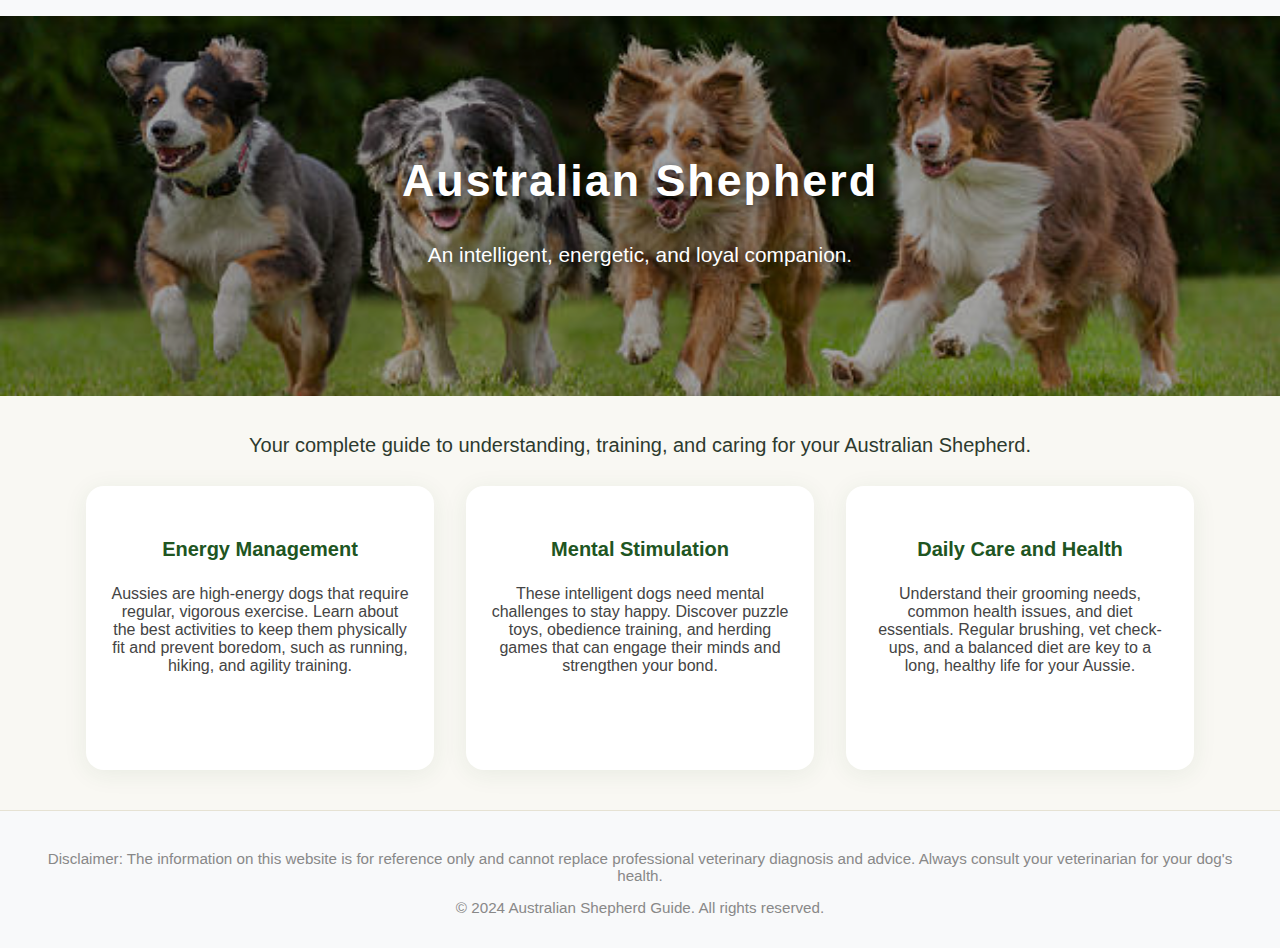
<file: index.html>
<!DOCTYPE html>
<html lang="en">
<head>
  <meta charset="UTF-8">
  <title>Australian Shepherd Guide</title>
  <meta name="viewport" content="width=device-width, initial-scale=1.0">
  <link rel="stylesheet" href="assets/style.css">
  <!-- Google tag (gtag.js) -->
  <script async src="https://www.googletagmanager.com/gtag/js?id=G-DFJHQ81C38"></script>
  <script>
    window.dataLayer = window.dataLayer || [];
    function gtag(){dataLayer.push(arguments);}
    gtag('js', new Date());

    gtag('config', 'G-DFJHQ81C38');
  </script>
</head>
<body>
  <nav class="navbar">
    <!-- <div class="container">
      <span class="logo">Bengal Cat Feeding Guide</span>
      <ul class="nav-links">
        <li><a href="index.html">Home</a></li>
        <li><a href="nutrition.html">Nutrition 101</a></li>
        <li><a href="feeding-guides.html">Feeding Guides</a></li>
        <li><a href="food-types.html">Food Types</a></li>
        <li><a href="health-diet.html">Health & Diet</a></li>
        <li><a href="tools.html">Tools & Resources</a></li>
        <li><a href="about.html">About</a></li>
      </ul>
    </div> -->
  </nav>
  <header class="hero">
    <h1>Australian Shepherd</h1>
    <p>An intelligent, energetic, and loyal companion.</p>
  </header>
  <section class="intro">
    Your complete guide to understanding, training, and caring for your Australian Shepherd.
  </section>
  <section class="cards">
    <a href="energy-management.html" class="card">
      <h3>Energy Management</h3>
      <p>Aussies are high-energy dogs that require regular, vigorous exercise. Learn about the best activities to keep them physically fit and prevent boredom, such as running, hiking, and agility training.</p>
    </a>
    <a href="mental-stimulation.html" class="card">
      <h3>Mental Stimulation</h3>
      <p>These intelligent dogs need mental challenges to stay happy. Discover puzzle toys, obedience training, and herding games that can engage their minds and strengthen your bond.</p>
    </a>
    <a href="daily-care.html" class="card">
      <h3>Daily Care and Health</h3>
      <p>Understand their grooming needs, common health issues, and diet essentials. Regular brushing, vet check-ups, and a balanced diet are key to a long, healthy life for your Aussie.</p>
    </a>
  </section>
  <footer>
    <div class="container">
      <p>Disclaimer: The information on this website is for reference only and cannot replace professional veterinary diagnosis and advice. Always consult your veterinarian for your dog's health.</p>
      <p>&copy; 2024 Australian Shepherd Guide. All rights reserved.</p>
    </div>
  </footer>
</body>
</html>
</file>
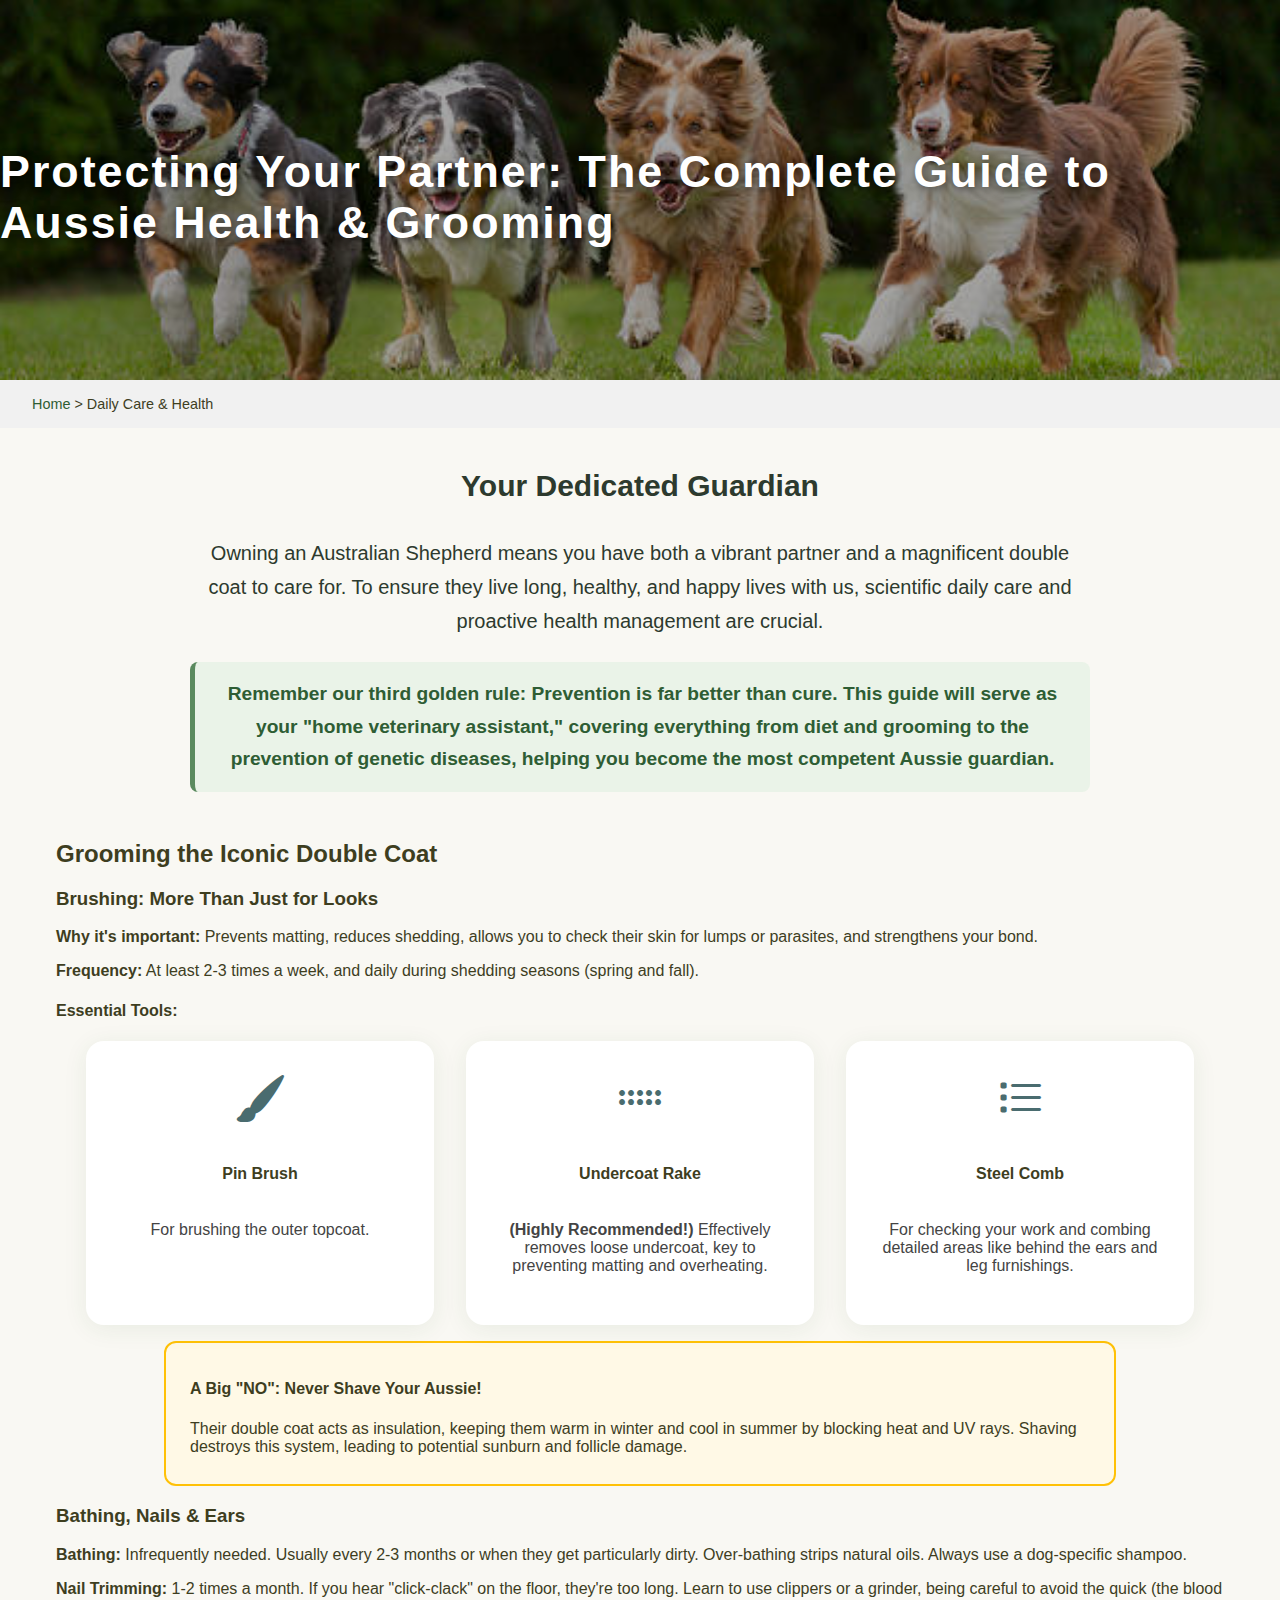
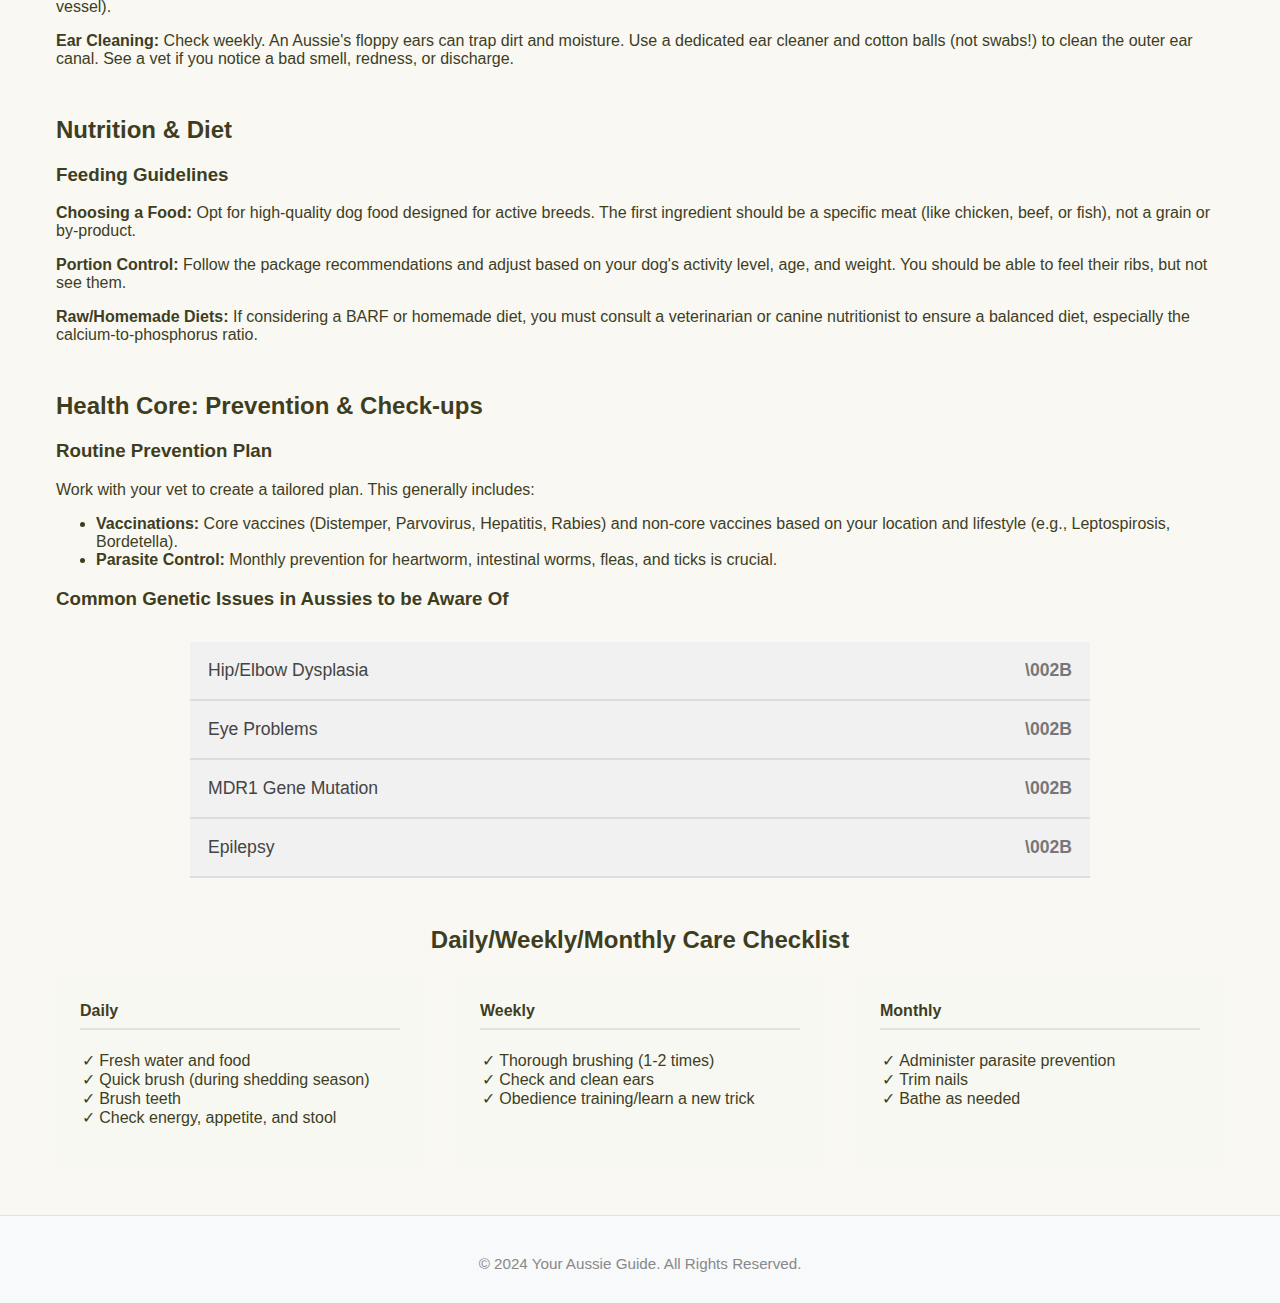
<file: daily-care.html>
<!DOCTYPE html>
<html lang="en">
<head>
    <meta charset="UTF-8">
    <meta name="viewport" content="width=device-width, initial-scale=1.0">
    <title>Aussie Daily Care & Health</title>
    <link rel="stylesheet" href="assets/style.css">
    <link rel="stylesheet" href="https://cdn.jsdelivr.net/npm/bootstrap-icons@1.11.3/font/bootstrap-icons.min.css">
    <!-- Google tag (gtag.js) -->
    <script async src="https://www.googletagmanager.com/gtag/js?id=G-DFJHQ81C38"></script>
    <script>
      window.dataLayer = window.dataLayer || [];
      function gtag(){dataLayer.push(arguments);}
      gtag('js', new Date());

      gtag('config', 'G-DFJHQ81C38');
    </script>
</head>
<body>
    <header class="hero">
        <div class="hero-text">
            <h1>Protecting Your Partner: The Complete Guide to Aussie Health & Grooming</h1>
        </div>
    </header>

    <nav class="breadcrumb">
        <a href="index.html">Home</a> &gt; <span>Daily Care & Health</span>
    </nav>

    <main class="container">
        <section class="intro">
            <h2>Your Dedicated Guardian</h2>
            <p>Owning an Australian Shepherd means you have both a vibrant partner and a magnificent double coat to care for. To ensure they live long, healthy, and happy lives with us, scientific daily care and proactive health management are crucial.</p>
            <p class="golden-rule">Remember our third golden rule: <strong>Prevention is far better than cure.</strong> This guide will serve as your "home veterinary assistant," covering everything from diet and grooming to the prevention of genetic diseases, helping you become the most competent Aussie guardian.</p>
        </section>

        <section class="grooming-section">
            <h2>Grooming the Iconic Double Coat</h2>
            
            <h3>Brushing: More Than Just for Looks</h3>
            <p><strong>Why it's important:</strong> Prevents matting, reduces shedding, allows you to check their skin for lumps or parasites, and strengthens your bond.</p>
            <p><strong>Frequency:</strong> At least 2-3 times a week, and daily during shedding seasons (spring and fall).</p>
            
            <h4>Essential Tools:</h4>
            <div class="card-container">
                <div class="card">
                    <div class="card-icon"><i class="bi bi-brush-fill"></i></div>
                    <h4>Pin Brush</h4>
                    <p>For brushing the outer topcoat.</p>
                </div>
                <div class="card">
                    <div class="card-icon"><i class="bi bi-grip-horizontal"></i></div>
                    <h4>Undercoat Rake</h4>
                    <p><strong>(Highly Recommended!)</strong> Effectively removes loose undercoat, key to preventing matting and overheating.</p>
                </div>
                <div class="card">
                    <div class="card-icon"><i class="bi bi-list-task"></i></div>
                    <h4>Steel Comb</h4>
                    <p>For checking your work and combing detailed areas like behind the ears and leg furnishings.</p>
                </div>
            </div>

            <div class="safety-box warning">
                <h4>A Big "NO": Never Shave Your Aussie!</h4>
                <p>Their double coat acts as insulation, keeping them warm in winter and cool in summer by blocking heat and UV rays. Shaving destroys this system, leading to potential sunburn and follicle damage.</p>
            </div>

            <h3>Bathing, Nails & Ears</h3>
            <p><strong>Bathing:</strong> Infrequently needed. Usually every 2-3 months or when they get particularly dirty. Over-bathing strips natural oils. Always use a dog-specific shampoo.</p>
            <p><strong>Nail Trimming:</strong> 1-2 times a month. If you hear "click-clack" on the floor, they're too long. Learn to use clippers or a grinder, being careful to avoid the quick (the blood vessel).</p>
            <p><strong>Ear Cleaning:</strong> Check weekly. An Aussie's floppy ears can trap dirt and moisture. Use a dedicated ear cleaner and cotton balls (not swabs!) to clean the outer ear canal. See a vet if you notice a bad smell, redness, or discharge.</p>
        </section>

        <section class="nutrition-section">
            <h2>Nutrition & Diet</h2>
            <h3>Feeding Guidelines</h3>
            <p><strong>Choosing a Food:</strong> Opt for high-quality dog food designed for active breeds. The first ingredient should be a specific meat (like chicken, beef, or fish), not a grain or by-product.</p>
            <p><strong>Portion Control:</strong> Follow the package recommendations and adjust based on your dog's activity level, age, and weight. You should be able to feel their ribs, but not see them.</p>
            <p><strong>Raw/Homemade Diets:</strong> If considering a BARF or homemade diet, you must consult a veterinarian or canine nutritionist to ensure a balanced diet, especially the calcium-to-phosphorus ratio.</p>
        </section>

        <section class="health-section">
            <h2>Health Core: Prevention & Check-ups</h2>
            
            <h3>Routine Prevention Plan</h3>
            <p>Work with your vet to create a tailored plan. This generally includes:</p>
            <ul>
                <li><strong>Vaccinations:</strong> Core vaccines (Distemper, Parvovirus, Hepatitis, Rabies) and non-core vaccines based on your location and lifestyle (e.g., Leptospirosis, Bordetella).</li>
                <li><strong>Parasite Control:</strong> Monthly prevention for heartworm, intestinal worms, fleas, and ticks is crucial.</li>
            </ul>

            <h3>Common Genetic Issues in Aussies to be Aware Of</h3>
            <div class="accordion">
                <button class="accordion-header">Hip/Elbow Dysplasia</button>
                <div class="accordion-content">
                    <p>A common skeletal condition that can lead to arthritis and pain. Prevention includes buying from reputable breeders (parents should have OFA/PennHIP certification), maintaining a healthy weight, and avoiding excessive high-impact exercise during puppyhood.</p>
                </div>

                <button class="accordion-header">Eye Problems</button>
                <div class="accordion-content">
                    <p>Aussies are prone to several eye conditions like cataracts, Collie Eye Anomaly (CEA), and Progressive Retinal Atrophy (PRA). Responsible breeders will have their breeding stock tested. Regular vet eye exams are recommended.</p>
                </div>

                <button class="accordion-header">MDR1 Gene Mutation</button>
                <div class="accordion-content">
                    <p><strong>(VERY IMPORTANT!)</strong> This is a drug sensitivity gene. Aussies with this mutation can have severe or even fatal neurological reactions to common drugs like Ivermectin and some anti-vomiting/sedative medications. <strong>Action:</strong> It is strongly recommended to have your Aussie tested for the MDR1 gene. Until you have the results, inform every vet that your dog is an Aussie and may be sensitive to certain drugs.</p>
                </div>

                <button class="accordion-header">Epilepsy</button>
                <div class="accordion-content">
                    <p>Aussies are one of the breeds with a higher incidence of epilepsy. If your dog has a seizure, stay calm, clear the area of hazards, time the seizure, and contact your vet as soon as possible.</p>
                </div>
            </div>
        </section>

        <section class="checklist-section">
            <h2>Daily/Weekly/Monthly Care Checklist</h2>
            <div class="checklist-container">
                <div class="checklist">
                    <h4>Daily</h4>
                    <ul>
                        <li>Fresh water and food</li>
                        <li>Quick brush (during shedding season)</li>
                        <li>Brush teeth</li>
                        <li>Check energy, appetite, and stool</li>
                    </ul>
                </div>
                <div class="checklist">
                    <h4>Weekly</h4>
                    <ul>
                        <li>Thorough brushing (1-2 times)</li>
                        <li>Check and clean ears</li>
                        <li>Obedience training/learn a new trick</li>
                    </ul>
                </div>
                <div class="checklist">
                    <h4>Monthly</h4>
                    <ul>
                        <li>Administer parasite prevention</li>
                        <li>Trim nails</li>
                        <li>Bathe as needed</li>
                    </ul>
                </div>
            </div>
        </section>
        
    </main>

    <footer>
        <p>&copy; 2024 Your Aussie Guide. All Rights Reserved.</p>
    </footer>

    <script>
        const accordionHeaders = document.querySelectorAll(".accordion-header");

        accordionHeaders.forEach(header => {
            header.addEventListener("click", event => {
                header.classList.toggle("active");
                const accordionContent = header.nextElementSibling;
                if (accordionContent.style.maxHeight) {
                    accordionContent.style.maxHeight = null;
                } else {
                    accordionContent.style.maxHeight = accordionContent.scrollHeight + "px";
                }
            });
        });
    </script>

</body>
</html>
</file>
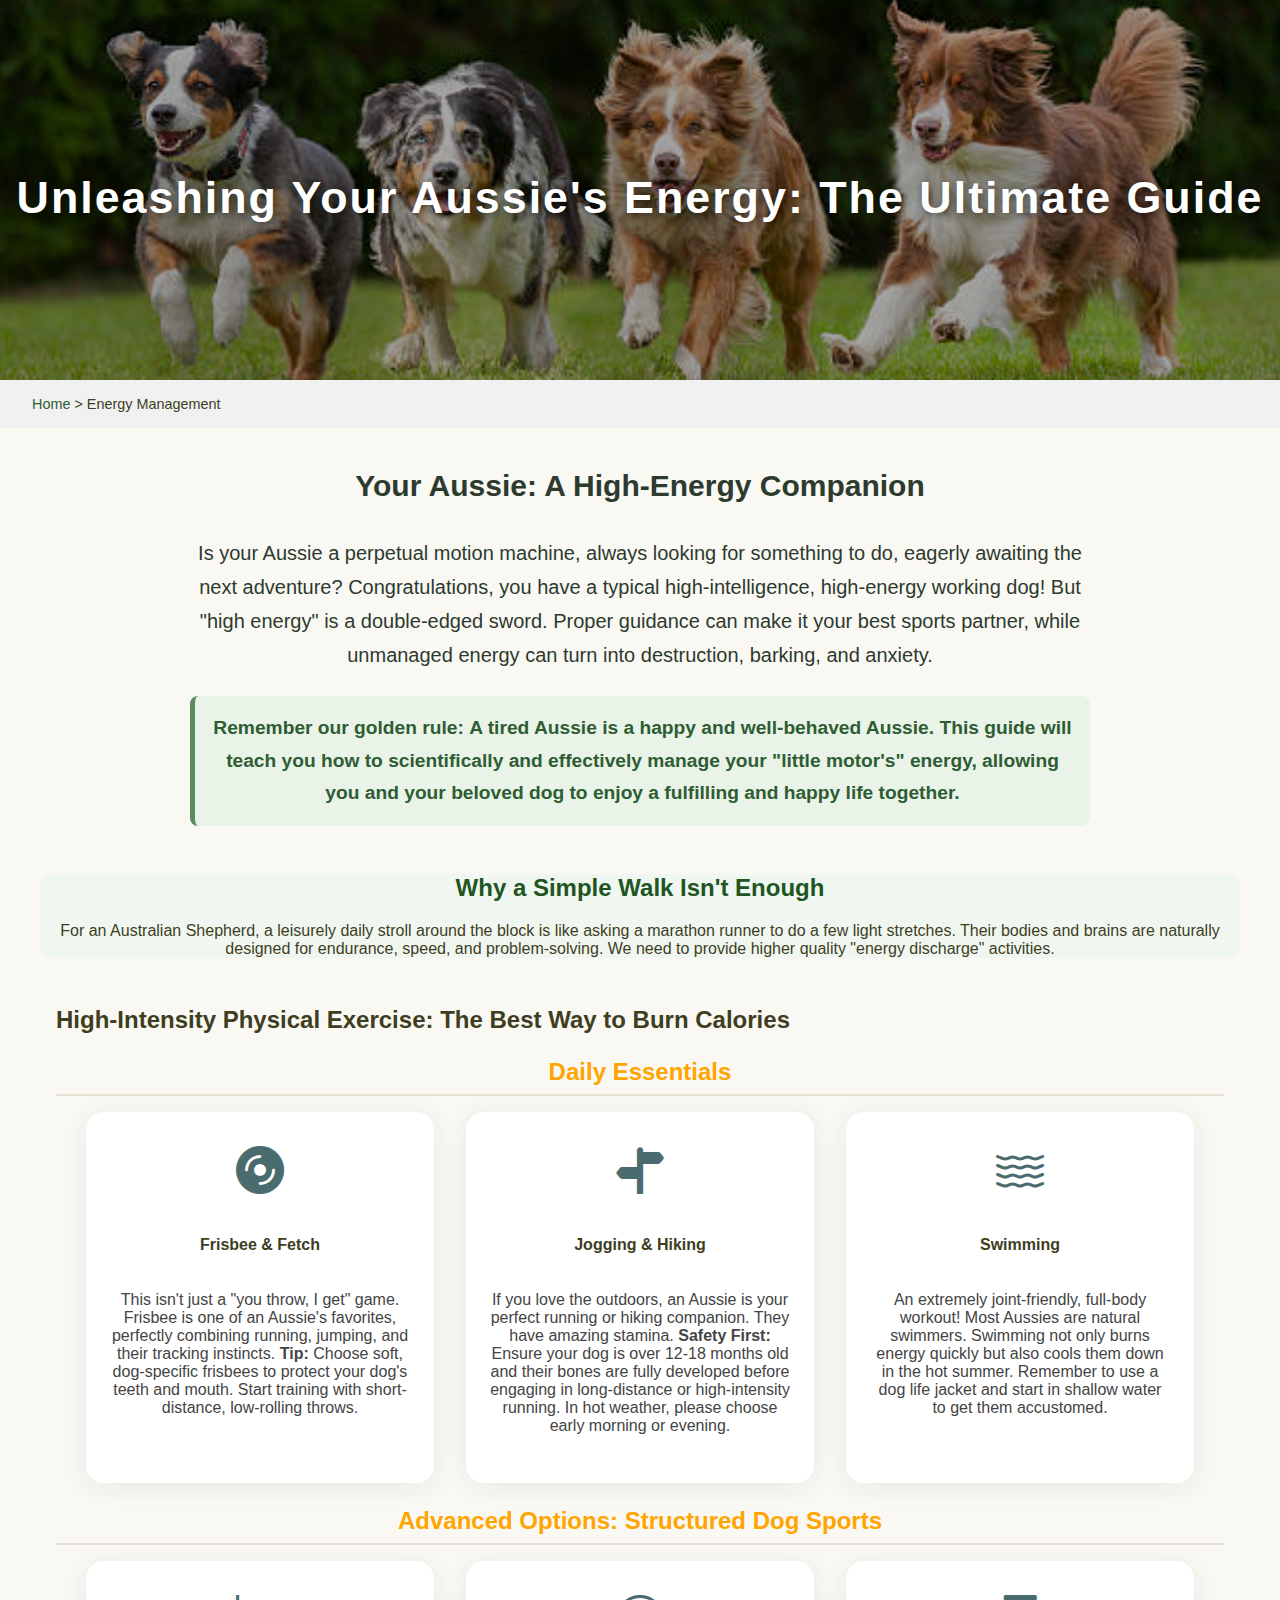
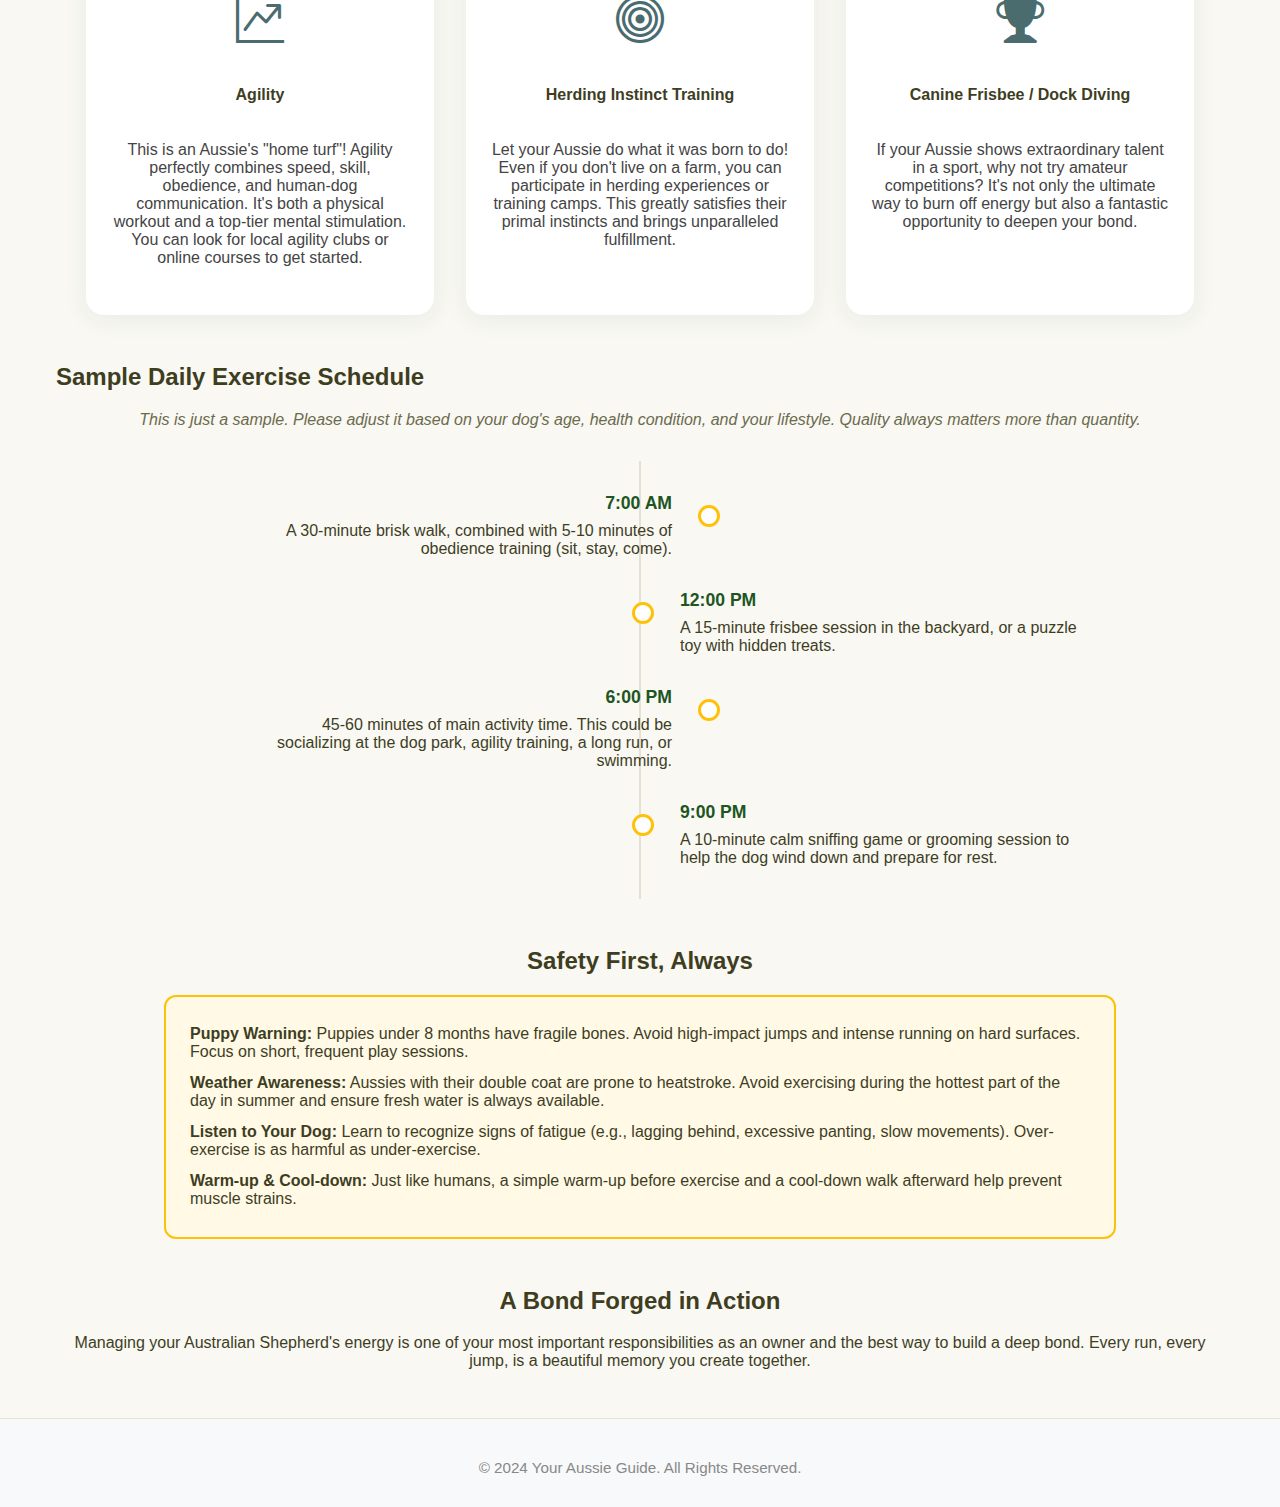
<file: energy-management.html>
<!DOCTYPE html>
<html lang="en">
<head>
    <meta charset="UTF-8">
    <meta name="viewport" content="width=device-width, initial-scale=1.0">
    <title>Aussie Energy Management</title>
    <link rel="stylesheet" href="assets/style.css">
    <link rel="stylesheet" href="https://cdn.jsdelivr.net/npm/bootstrap-icons@1.11.3/font/bootstrap-icons.min.css">
    <!-- Google tag (gtag.js) -->
    <script async src="https://www.googletagmanager.com/gtag/js?id=G-DFJHQ81C38"></script>
    <script>
      window.dataLayer = window.dataLayer || [];
      function gtag(){dataLayer.push(arguments);}
      gtag('js', new Date());

      gtag('config', 'G-DFJHQ81C38');
    </script>
</head>
<body>
    <header class="hero">
        <div class="hero-text">
            <h1>Unleashing Your Aussie's Energy: The Ultimate Guide</h1>
        </div>
    </header>

    <nav class="breadcrumb">
        <a href="index.html">Home</a> &gt; <span>Energy Management</span>
    </nav>

    <main class="container">
        <section class="intro">
            <h2>Your Aussie: A High-Energy Companion</h2>
            <p>Is your Aussie a perpetual motion machine, always looking for something to do, eagerly awaiting the next adventure? Congratulations, you have a typical high-intelligence, high-energy working dog! But "high energy" is a double-edged sword. Proper guidance can make it your best sports partner, while unmanaged energy can turn into destruction, barking, and anxiety.</p>
            <p class="golden-rule">Remember our golden rule: <strong>A tired Aussie is a happy and well-behaved Aussie.</strong> This guide will teach you how to scientifically and effectively manage your "little motor's" energy, allowing you and your beloved dog to enjoy a fulfilling and happy life together.</p>
        </section>

        <section class="highlight-section">
            <h2>Why a Simple Walk Isn't Enough</h2>
            <p>For an Australian Shepherd, a leisurely daily stroll around the block is like asking a marathon runner to do a few light stretches. Their bodies and brains are naturally designed for endurance, speed, and problem-solving. We need to provide higher quality "energy discharge" activities.</p>
        </section>

        <section class="activities">
            <h2>High-Intensity Physical Exercise: The Best Way to Burn Calories</h2>
            
            <h3>Daily Essentials</h3>
            <div class="card-container">
                <div class="card">
                    <div class="card-icon"><i class="bi bi-disc-fill"></i></div>
                    <h4>Frisbee & Fetch</h4>
                    <p>This isn't just a "you throw, I get" game. Frisbee is one of an Aussie's favorites, perfectly combining running, jumping, and their tracking instincts. <strong>Tip:</strong> Choose soft, dog-specific frisbees to protect your dog's teeth and mouth. Start training with short-distance, low-rolling throws.</p>
                </div>
                <div class="card">
                    <div class="card-icon"><i class="bi bi-signpost-split-fill"></i></div>
                    <h4>Jogging & Hiking</h4>
                    <p>If you love the outdoors, an Aussie is your perfect running or hiking companion. They have amazing stamina. <strong>Safety First:</strong> Ensure your dog is over 12-18 months old and their bones are fully developed before engaging in long-distance or high-intensity running. In hot weather, please choose early morning or evening.</p>
                </div>
                <div class="card">
                    <div class="card-icon"><i class="bi bi-water"></i></div>
                    <h4>Swimming</h4>
                    <p>An extremely joint-friendly, full-body workout! Most Aussies are natural swimmers. Swimming not only burns energy quickly but also cools them down in the hot summer. Remember to use a dog life jacket and start in shallow water to get them accustomed.</p>
                </div>
            </div>

            <h3>Advanced Options: Structured Dog Sports</h3>
            <div class="card-container">
                <div class="card">
                    <div class="card-icon"><i class="bi bi-graph-up-arrow"></i></div>
                    <h4>Agility</h4>
                    <p>This is an Aussie's "home turf"! Agility perfectly combines speed, skill, obedience, and human-dog communication. It's both a physical workout and a top-tier mental stimulation. You can look for local agility clubs or online courses to get started.</p>
                </div>
                <div class="card">
                    <div class="card-icon"><i class="bi bi-bullseye"></i></div>
                    <h4>Herding Instinct Training</h4>
                    <p>Let your Aussie do what it was born to do! Even if you don't live on a farm, you can participate in herding experiences or training camps. This greatly satisfies their primal instincts and brings unparalleled fulfillment.</p>
                </div>
                <div class="card">
                    <div class="card-icon"><i class="bi bi-trophy-fill"></i></div>
                    <h4>Canine Frisbee / Dock Diving</h4>
                    <p>If your Aussie shows extraordinary talent in a sport, why not try amateur competitions? It's not only the ultimate way to burn off energy but also a fantastic opportunity to deepen your bond.</p>
                </div>
            </div>
        </section>

        <section class="schedule">
            <h2>Sample Daily Exercise Schedule</h2>
            <p class="important-note">This is just a sample. Please adjust it based on your dog's age, health condition, and your lifestyle. Quality always matters more than quantity.</p>
            <div class="timeline">
                <div class="timeline-item">
                    <div class="timeline-time">7:00 AM</div>
                    <div class="timeline-content">A 30-minute brisk walk, combined with 5-10 minutes of obedience training (sit, stay, come).</div>
                </div>
                <div class="timeline-item">
                    <div class="timeline-time">12:00 PM</div>
                    <div class="timeline-content">A 15-minute frisbee session in the backyard, or a puzzle toy with hidden treats.</div>
                </div>
                <div class="timeline-item">
                    <div class="timeline-time">6:00 PM</div>
                    <div class="timeline-content">45-60 minutes of main activity time. This could be socializing at the dog park, agility training, a long run, or swimming.</div>
                </div>
                <div class="timeline-item">
                    <div class="timeline-time">9:00 PM</div>
                    <div class="timeline-content">A 10-minute calm sniffing game or grooming session to help the dog wind down and prepare for rest.</div>
                </div>
            </div>
        </section>

        <section class="safety-notes">
            <h2>Safety First, Always</h2>
            <div class="safety-box">
                <p><strong>Puppy Warning:</strong> Puppies under 8 months have fragile bones. Avoid high-impact jumps and intense running on hard surfaces. Focus on short, frequent play sessions.</p>
                <p><strong>Weather Awareness:</strong> Aussies with their double coat are prone to heatstroke. Avoid exercising during the hottest part of the day in summer and ensure fresh water is always available.</p>
                <p><strong>Listen to Your Dog:</strong> Learn to recognize signs of fatigue (e.g., lagging behind, excessive panting, slow movements). Over-exercise is as harmful as under-exercise.</p>
                <p><strong>Warm-up & Cool-down:</strong> Just like humans, a simple warm-up before exercise and a cool-down walk afterward help prevent muscle strains.</p>
            </div>
        </section>

        <section class="conclusion">
            <h2>A Bond Forged in Action</h2>
            <p>Managing your Australian Shepherd's energy is one of your most important responsibilities as an owner and the best way to build a deep bond. Every run, every jump, is a beautiful memory you create together.</p>
        </section>

    </main>

    <footer>
        <p>&copy; 2024 Your Aussie Guide. All Rights Reserved.</p>
    </footer>

</body>
</html>
</file>
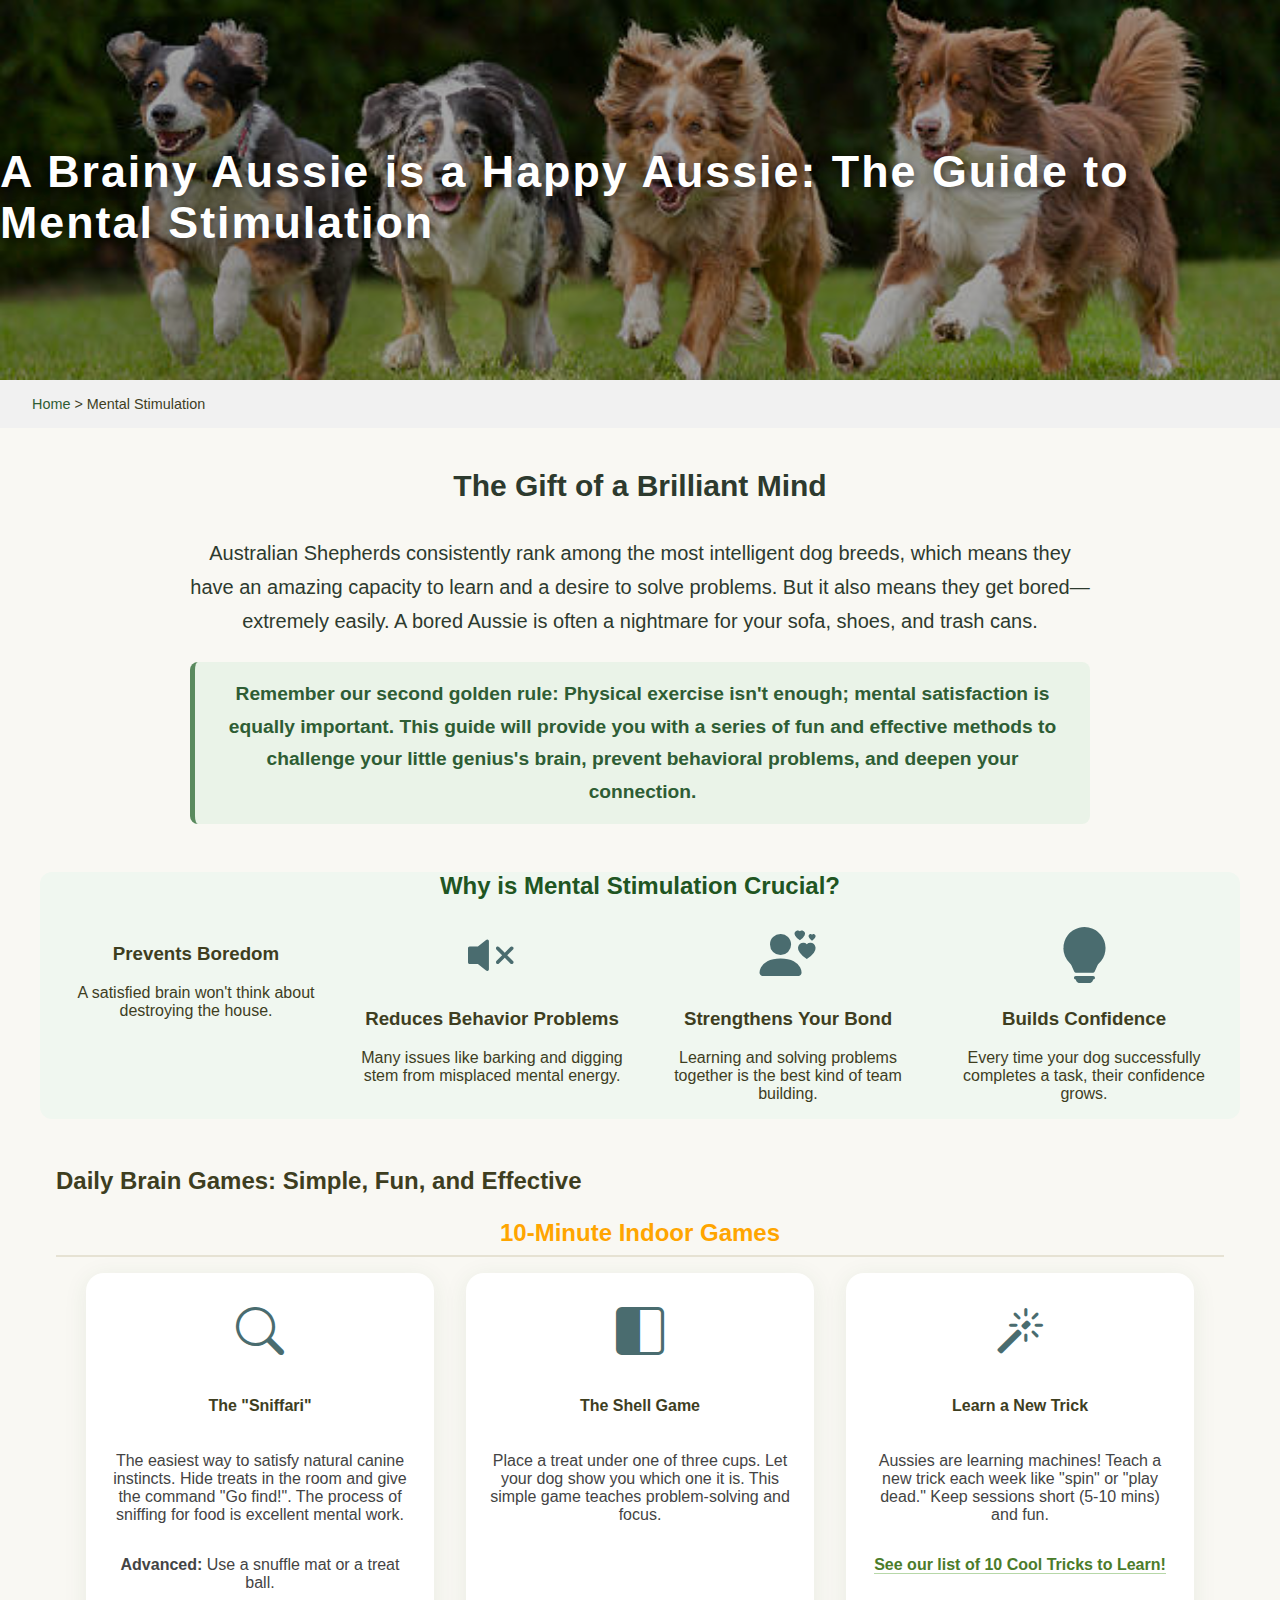
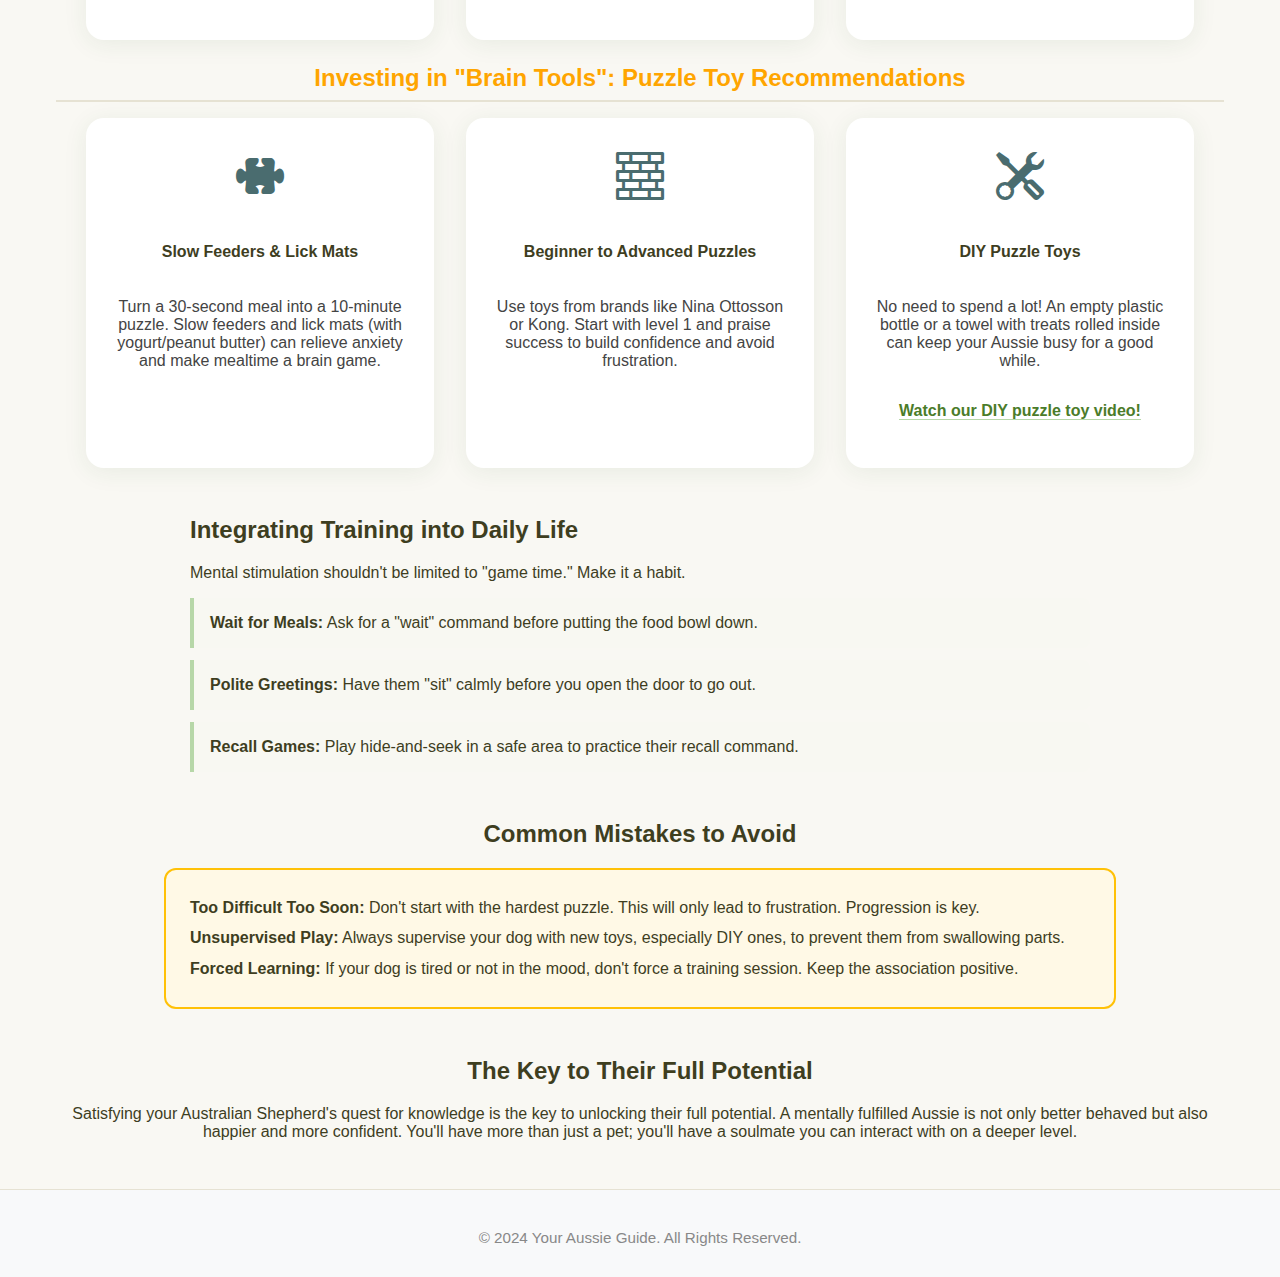
<file: mental-stimulation.html>
<!DOCTYPE html>
<html lang="en">
<head>
    <meta charset="UTF-8">
    <meta name="viewport" content="width=device-width, initial-scale=1.0">
    <title>Aussie Mental Stimulation</title>
    <link rel="stylesheet" href="assets/style.css">
    <link rel="stylesheet" href="https://cdn.jsdelivr.net/npm/bootstrap-icons@1.11.3/font/bootstrap-icons.min.css">
    <!-- Google tag (gtag.js) -->
    <script async src="https://www.googletagmanager.com/gtag/js?id=G-DFJHQ81C38"></script>
    <script>
      window.dataLayer = window.dataLayer || [];
      function gtag(){dataLayer.push(arguments);}
      gtag('js', new Date());

      gtag('config', 'G-DFJHQ81C38');
    </script>
</head>
<body>
    <header class="hero">
        <div class="hero-text">
            <h1>A Brainy Aussie is a Happy Aussie: The Guide to Mental Stimulation</h1>
        </div>
    </header>

    <nav class="breadcrumb">
        <a href="index.html">Home</a> &gt; <span>Mental Stimulation</span>
    </nav>

    <main class="container">
        <section class="intro">
            <h2>The Gift of a Brilliant Mind</h2>
            <p>Australian Shepherds consistently rank among the most intelligent dog breeds, which means they have an amazing capacity to learn and a desire to solve problems. But it also means they get bored—extremely easily. A bored Aussie is often a nightmare for your sofa, shoes, and trash cans.</p>
            <p class="golden-rule">Remember our second golden rule: <strong>Physical exercise isn't enough; mental satisfaction is equally important.</strong> This guide will provide you with a series of fun and effective methods to challenge your little genius's brain, prevent behavioral problems, and deepen your connection.</p>
        </section>

        <section class="highlight-section">
            <h2>Why is Mental Stimulation Crucial?</h2>
            <div class="icon-grid">
                <div class="icon-item">
                    <div class="icon-display"><i class="bi bi-brain"></i></div>
                    <h3>Prevents Boredom</h3>
                    <p>A satisfied brain won't think about destroying the house.</p>
                </div>
                <div class="icon-item">
                    <div class="icon-display"><i class="bi bi-volume-mute-fill"></i></div>
                    <h3>Reduces Behavior Problems</h3>
                    <p>Many issues like barking and digging stem from misplaced mental energy.</p>
                </div>
                <div class="icon-item">
                    <div class="icon-display"><i class="bi bi-person-hearts"></i></div>
                    <h3>Strengthens Your Bond</h3>
                    <p>Learning and solving problems together is the best kind of team building.</p>
                </div>
                <div class="icon-item">
                    <div class="icon-display"><i class="bi bi-lightbulb-fill"></i></div>
                    <h3>Builds Confidence</h3>
                    <p>Every time your dog successfully completes a task, their confidence grows.</p>
                </div>
            </div>
        </section>

        <section class="activities">
            <h2>Daily Brain Games: Simple, Fun, and Effective</h2>

            <h3>10-Minute Indoor Games</h3>
            <div class="card-container">
                <div class="card">
                    <div class="card-icon"><i class="bi bi-search"></i></div>
                    <h4>The "Sniffari"</h4>
                    <p>The easiest way to satisfy natural canine instincts. Hide treats in the room and give the command "Go find!". The process of sniffing for food is excellent mental work.</p>
                    <p><strong>Advanced:</strong> Use a snuffle mat or a treat ball.</p>
                </div>
                <div class="card">
                    <div class="card-icon"><i class="bi bi-square-half"></i></div>
                    <h4>The Shell Game</h4>
                    <p>Place a treat under one of three cups. Let your dog show you which one it is. This simple game teaches problem-solving and focus.</p>
                </div>
                <div class="card">
                    <div class="card-icon"><i class="bi bi-magic"></i></div>
                    <h4>Learn a New Trick</h4>
                    <p>Aussies are learning machines! Teach a new trick each week like "spin" or "play dead." Keep sessions short (5-10 mins) and fun.</p>
                    <p><a href="#">See our list of 10 Cool Tricks to Learn!</a></p>
                </div>
            </div>

            <h3>Investing in "Brain Tools": Puzzle Toy Recommendations</h3>
            <div class="card-container">
                 <div class="card">
                    <div class="card-icon"><i class="bi bi-puzzle-fill"></i></div>
                    <h4>Slow Feeders & Lick Mats</h4>
                    <p>Turn a 30-second meal into a 10-minute puzzle. Slow feeders and lick mats (with yogurt/peanut butter) can relieve anxiety and make mealtime a brain game.</p>
                </div>
                <div class="card">
                    <div class="card-icon"><i class="bi bi-bricks"></i></div>
                    <h4>Beginner to Advanced Puzzles</h4>
                    <p>Use toys from brands like Nina Ottosson or Kong. Start with level 1 and praise success to build confidence and avoid frustration.</p>
                </div>
                <div class="card">
                    <div class="card-icon"><i class="bi bi-tools"></i></div>
                    <h4>DIY Puzzle Toys</h4>
                    <p>No need to spend a lot! An empty plastic bottle or a towel with treats rolled inside can keep your Aussie busy for a good while.</p>
                    <p><a href="#">Watch our DIY puzzle toy video!</a></p>
                </div>
            </div>
        </section>

        <section class="training-integration">
            <h2>Integrating Training into Daily Life</h2>
            <p>Mental stimulation shouldn't be limited to "game time." Make it a habit.</p>
            <ul>
                <li><strong>Wait for Meals:</strong> Ask for a "wait" command before putting the food bowl down.</li>
                <li><strong>Polite Greetings:</strong> Have them "sit" calmly before you open the door to go out.</li>
                <li><strong>Recall Games:</strong> Play hide-and-seek in a safe area to practice their recall command.</li>
            </ul>
        </section>

        <section class="safety-notes">
            <h2>Common Mistakes to Avoid</h2>
            <div class="safety-box">
                <p><strong>Too Difficult Too Soon:</strong> Don't start with the hardest puzzle. This will only lead to frustration. Progression is key.</p>
                <p><strong>Unsupervised Play:</strong> Always supervise your dog with new toys, especially DIY ones, to prevent them from swallowing parts.</p>
                <p><strong>Forced Learning:</strong> If your dog is tired or not in the mood, don't force a training session. Keep the association positive.</p>
            </div>
        </section>

        <section class="conclusion">
            <h2>The Key to Their Full Potential</h2>
            <p>Satisfying your Australian Shepherd's quest for knowledge is the key to unlocking their full potential. A mentally fulfilled Aussie is not only better behaved but also happier and more confident. You'll have more than just a pet; you'll have a soulmate you can interact with on a deeper level.</p>
        </section>

    </main>

    <footer>
        <p>&copy; 2024 Your Aussie Guide. All Rights Reserved.</p>
    </footer>

</body>
</html>
</file>
<file: assets/style.css>
body {
  margin: 0;
  font-family: 'Segoe UI', Arial, sans-serif;
  background: #f9f8f3;
  color: #3e3e1f;
}
.navbar {
  background: #f8f9fa;
  box-shadow: 0 2px 8px rgba(0,0,0,0.04);
  padding: 0.5rem 2rem;
  display: flex;
  justify-content: space-between;
  align-items: center;
  position: sticky;
  top: 0;
  z-index: 10;
}
.container {
  max-width: 1200px;
  margin: 0 auto;
  padding: 0 1rem;
}
.logo {
  font-weight: bold;
  font-size: 1.5rem;
  color: #2e5d34;
}
.nav-links {
  list-style: none;
  display: flex;
  gap: 1.5rem;
  margin: 0;
  padding: 0;
}
.nav-links li a {
  color: #205522;
  font-weight: 500;
  padding: 0.5rem 1rem;
  border-radius: 6px;
  transition: background 0.2s, color 0.2s;
}
.nav-links li a:hover {
  background: #e6e2d3;
  color: #0d2c0f;
}
.hero {
  width: 100vw;
  min-width: 100vw;
  max-width: 100vw;
  margin-left: calc(50% - 50vw);
  height: 380px;
  position: relative;
  overflow: hidden;
  display: flex;
  flex-direction: column;
  justify-content: center;
  align-items: center;
  background-image: url('../imge/bp-lot-2-bengal-couleur-human.jpg');
  background-color: #2e5d34; /* Using a solid color as a placeholder */
  background-size: cover;
  background-position:  center;
  background-repeat: no-repeat;
}
.hero::before {
  content: '';
  position: absolute;
  left: 0; top: 0; right: 0; bottom: 0;
  background: rgba(0,0,0,0.35);
  z-index: 0;
}
.hero h1, .hero p {
  position: relative;
  z-index: 1;
  color: #fff;
  text-shadow: 2px 2px 8px rgba(0,0,0,0.5);
}
.hero h1 {
  font-size: 2.8rem;
  font-weight: 800;
  margin-bottom: 1rem;
  letter-spacing: 2px;
}
.hero p {
  font-size: 1.3rem;
  font-weight: 400;
}
.hero-img {
  width: 180px;
  border-radius: 12px;
  margin-bottom: 1rem;
}
.slogan {
  color: #6b6b4e;
  font-size: 1.2rem;
}
.intro {
  max-width: 900px;
  margin: 2rem auto 1.5rem auto;
  font-size: 1.25rem;
  color: #2d3a2e;
  text-align: center;
  line-height: 1.7;
}
.cards {
  display: flex;
  gap: 2rem;
  justify-content: center;
  margin-bottom: 2.5rem;
  flex-wrap: wrap;
}
.card {
  background: #fff;
  border-radius: 18px;
  box-shadow: 0 4px 24px rgba(32,85,34,0.08);
  padding: 2rem 1.5rem;
  width: 300px;
  min-height: 220px;
  display: flex;
  flex-direction: column;
  align-items: center;
  transition: transform 0.18s, box-shadow 0.18s;
  cursor: pointer;
  text-decoration: none;
  color: inherit;
}
.card:hover {
  transform: translateY(-8px) scale(1.03);
  box-shadow: 0 8px 32px rgba(32,85,34,0.16);
}
.card img {
  width: 56px;
  height: 56px;
  margin-bottom: 1rem;
  border-radius: 12px;
  object-fit: cover;
}
.card h3 {
  font-size: 1.25rem;
  font-weight: 700;
  margin-bottom: 0.5rem;
  color: #205522;
  text-align: center;
}
.card p {
  font-size: 1rem;
  color: #444;
  margin-bottom: 1rem;
  text-align: center;
}
.card a {
  color: #4b7c2a;
  font-weight: 600;
  text-decoration: none;
  border-bottom: 1.5px solid #b7d7a8;
  transition: color 0.2s, border 0.2s;
}
.card a:hover {
  color: #205522;
  border-bottom: 1.5px solid #205522;
}

/* === Energy Management Page Styles === */

/* Hero image for the energy page */
.hero-energy {
    /* background-image: url('../imge/bp-lot-2-bengal-couleur-human.avif'); */
    background-size: cover;
    background-position: center;
    background-repeat: no-repeat;
}

/* Breadcrumb Navigation */
.breadcrumb {
    padding: 1rem 2rem;
    background-color: #f1f1f1;
    font-size: 0.9rem;
}
.breadcrumb a {
    color: #2e5d34;
    text-decoration: none;
}
.breadcrumb a:hover {
    text-decoration: underline;
}

/* General section styling */
.container > section {
    margin-bottom: 3rem;
    padding: 0 1rem;
}

.intro .golden-rule {
    font-size: 1.2rem;
    font-weight: 600;
    color: #2e5d34;
    background-color: #eaf3e8;
    padding: 1rem;
    border-left: 5px solid #5a8a5e;
    border-radius: 8px;
    margin-top: 1.5rem;
}

.highlight-section {
    background-color: #f0f7f0;
    padding: 2rem;
    border-radius: 12px;
    text-align: center;
}
.highlight-section h2 {
    color: #205522;
}

.activities h3 {
    font-size: 1.5rem;
    color: #3e3e1f;
    margin-bottom: 1.5rem;
    text-align: center;
    border-bottom: 2px solid #e6e2d3;
    padding-bottom: 0.5rem;
    font-weight: bold;
    color: #FFA500; /* Accent Orange */
    margin-bottom: 1rem;
}

.card-container {
    display: flex;
    gap: 2rem;
    justify-content: center;
    flex-wrap: wrap;
}

.card .card-icon {
    font-size: 3rem;
    color: #4a6c6f;
    margin-bottom: 1rem;
}

/* Schedule / Timeline */
.schedule .important-note {
    text-align: center;
    font-style: italic;
    color: #6b6b4e;
    margin-bottom: 2rem;
}

.timeline {
    position: relative;
    max-width: 800px;
    margin: 0 auto;
    padding: 1rem 0;
}

.timeline::before {
    content: '';
    position: absolute;
    width: 2px;
    background-color: #e6e2d3;
    top: 0;
    bottom: 0;
    left: 50%;
    margin-left: -1px;
}

.timeline-item {
    padding: 1rem 2rem;
    position: relative;
    width: 50%;
}

.timeline-item:nth-child(odd) {
    left: 0;
    padding-right: 40px;
    text-align: right;
}

.timeline-item:nth-child(even) {
    left: 50%;
    padding-left: 40px;
    text-align: left;
}

.timeline-item::after {
    content: '';
    position: absolute;
    width: 16px;
    height: 16px;
    background-color: white;
    border: 3px solid #FFC107; /* Accent Yellow/Orange */
    top: 28px;
    border-radius: 50%;
    z-index: 1;
}

.timeline-item:nth-child(odd)::after {
    right: -8px;
}

.timeline-item:nth-child(even)::after {
    left: -8px;
}

.timeline-time {
    font-weight: bold;
    color: #205522;
    font-size: 1.1rem;
    margin-bottom: 0.5rem;
}

/* Safety Section */
.safety-notes h2 {
    text-align: center;
}
.safety-box {
    background-color: #fff9e6;
    border: 2px solid #FFC107;
    border-radius: 12px;
    padding: 1rem 1.5rem;
    max-width: 900px;
    margin: 1rem auto;
}
.safety-box p {
    margin: 0.8rem 0;
}

/* Conclusion */
.conclusion {
    text-align: center;
}

footer {
  background: #f8f9fa;
  color: #888;
  font-size: 0.95rem;
  text-align: center;
  padding: 1.5rem 0 1rem 0;
  margin-top: 2rem;
  border-top: 1px solid #e6e2d3;
}

/* === Responsive Styles === */
@media (max-width: 900px) {
  .cards { flex-direction: column; align-items: center; }
}

@media (max-width: 768px) {
    .timeline::before {
        left: 20px;
    }
    .timeline-item, .timeline-item:nth-child(even), .timeline-item:nth-child(odd) {
        width: 100%;
        left: 0;
        padding-left: 50px;
        padding-right: 15px;
        text-align: left;
    }
    .timeline-item::after, .timeline-item:nth-child(odd)::after, .timeline-item:nth-child(even)::after {
        left: 12px;
    }
}

/* Training Integration Section */
.training-integration {
    max-width: 900px;
    margin: 2rem auto;
}
.training-integration ul {
    list-style-type: none;
    padding-left: 0;
    margin: 1rem 0;
}
.training-integration li {
    background-color: #f8f8f2;
    padding: 1rem;
    border-left: 4px solid #b7d7a8;
    margin-bottom: 0.75rem;
    border-radius: 0 8px 8px 0;
}

.icon-grid {
    display: flex;
    justify-content: space-around;
    flex-wrap: wrap;
    gap: 1rem;
    margin-top: 1.5rem;
    text-align: center;
    margin-bottom: 2rem;
}

.icon-item {
    flex-basis: 200px;
    flex-grow: 1;
}

.icon-display {
    font-size: 3.5rem;
    color: #4a6c6f;
    margin-bottom: 1rem;
}

/* Accordion styles for health section */
.accordion {
    max-width: 900px;
    margin: 2rem auto;
}
.accordion-header {
    background-color: #f1f1f1;
    color: #444;
    cursor: pointer;
    padding: 18px;
    width: 100%;
    border: none;
    text-align: left;
    outline: none;
    font-size: 1.1rem;
    transition: background-color 0.4s;
    border-bottom: 1px solid #ddd;
}
.accordion-header:hover, .accordion-header.active {
    background-color: #e6e2d3;
}
.accordion-header::after {
    content: '\\002B'; /* Plus sign */
    color: #777;
    font-weight: bold;
    float: right;
    margin-left: 5px;
}
.accordion-header.active::after {
    content: "\\2212"; /* Minus sign */
}
.accordion-content {
    padding: 0 18px;
    background-color: white;
    max-height: 0;
    overflow: hidden;
    transition: max-height 0.2s ease-out;
    border-bottom: 1px solid #ddd;
}
.accordion-content p {
    padding: 1rem 0;
}

/* Checklist styles */
.checklist-section {
    text-align: center;
}
.checklist-container {
    display: flex;
    justify-content: space-around;
    flex-wrap: wrap;
    gap: 2rem;
    margin-top: 1.5rem;
}
.checklist {
    background: #f8f8f2;
    padding: 1.5rem;
    border-radius: 12px;
    flex-basis: 300px;
    flex-grow: 1;
    text-align: left;
}
.checklist h4 {
    border-bottom: 2px solid #e6e2d3;
    padding-bottom: 0.5rem;
    margin-top: 0;
}
.checklist ul {
    list-style-type: '✓ ';
    padding-left: 1.2rem;
}

.activities {
    padding-bottom: 2rem;
}

.hero-section {
  width: 100vw;
  min-width: 100vw;
  max-width: 100vw;
  margin-left: calc(50% - 50vw);
  height: 380px;
  position: relative;
  overflow: hidden;
  display: flex;
  flex-direction: column;
  justify-content: center;
  align-items: center;
  background-image: url('../imge/bp-lot-2-bengal-couleur-human.jpg');
  background-color: #2e5d34;
  background-size: cover;
  background-position: center;
  background-repeat: no-repeat;
}

.hero-section::before {
  content: '';
  position: absolute;
  left: 0; top: 0; right: 0; bottom: 0;
  background: rgba(0,0,0,0.35);
  z-index: 0;
}

.hero-section h1, .hero-section p {
  position: relative;
  z-index: 1;
  color: #fff;
  text-shadow: 2px 2px 8px rgba(0,0,0,0.5);
}

.hero-section h1 {
  font-size: 2.8rem;
  font-weight: 800;
  margin-bottom: 1rem;
  letter-spacing: 2px;
}

.hero-section p {
  font-size: 1.3rem;
  font-weight: 400;
}

.hero-section-img {
  width: 180px;
  border-radius: 12px;
  margin-bottom: 1rem;
}

.hero-section-slogan {
  color: #6b6b4e;
  font-size: 1.2rem;
}

.hero-section-intro {
  max-width: 900px;
  margin: 2rem auto 1.5rem auto;
  font-size: 1.25rem;
  color: #2d3a2e;
  text-align: center;
  line-height: 1.7;
}

.hero-section-cards {
  display: flex;
  gap: 2rem;
  justify-content: center;
  margin-bottom: 2.5rem;
  flex-wrap: wrap;
}

.hero-section-card {
  background: #fff;
  border-radius: 18px;
  box-shadow: 0 4px 24px rgba(32,85,34,0.08);
  padding: 2rem 1.5rem;
  width: 300px;
  min-height: 220px;
  display: flex;
  flex-direction: column;
  align-items: center;
  transition: transform 0.18s, box-shadow 0.18s;
  cursor: pointer;
  text-decoration: none;
  color: inherit;
}

.hero-section-card:hover {
  transform: translateY(-8px) scale(1.03);
  box-shadow: 0 8px 32px rgba(32,85,34,0.16);
}

.hero-section-card img {
  width: 56px;
  height: 56px;
  margin-bottom: 1rem;
  border-radius: 12px;
  object-fit: cover;
}

.hero-section-card h3 {
  font-size: 1.25rem;
  font-weight: 700;
  margin-bottom: 0.5rem;
  color: #205522;
  text-align: center;
}

.hero-section-card p {
  font-size: 1rem;
  color: #444;
  margin-bottom: 1rem;
  text-align: center;
}

.hero-section-card a {
  color: #4b7c2a;
  font-weight: 600;
  text-decoration: none;
  border-bottom: 1.5px solid #b7d7a8;
  transition: color 0.2s, border 0.2s;
}

.hero-section-card a:hover {
  color: #205522;
  border-bottom: 1.5px solid #205522;
}
</file>
